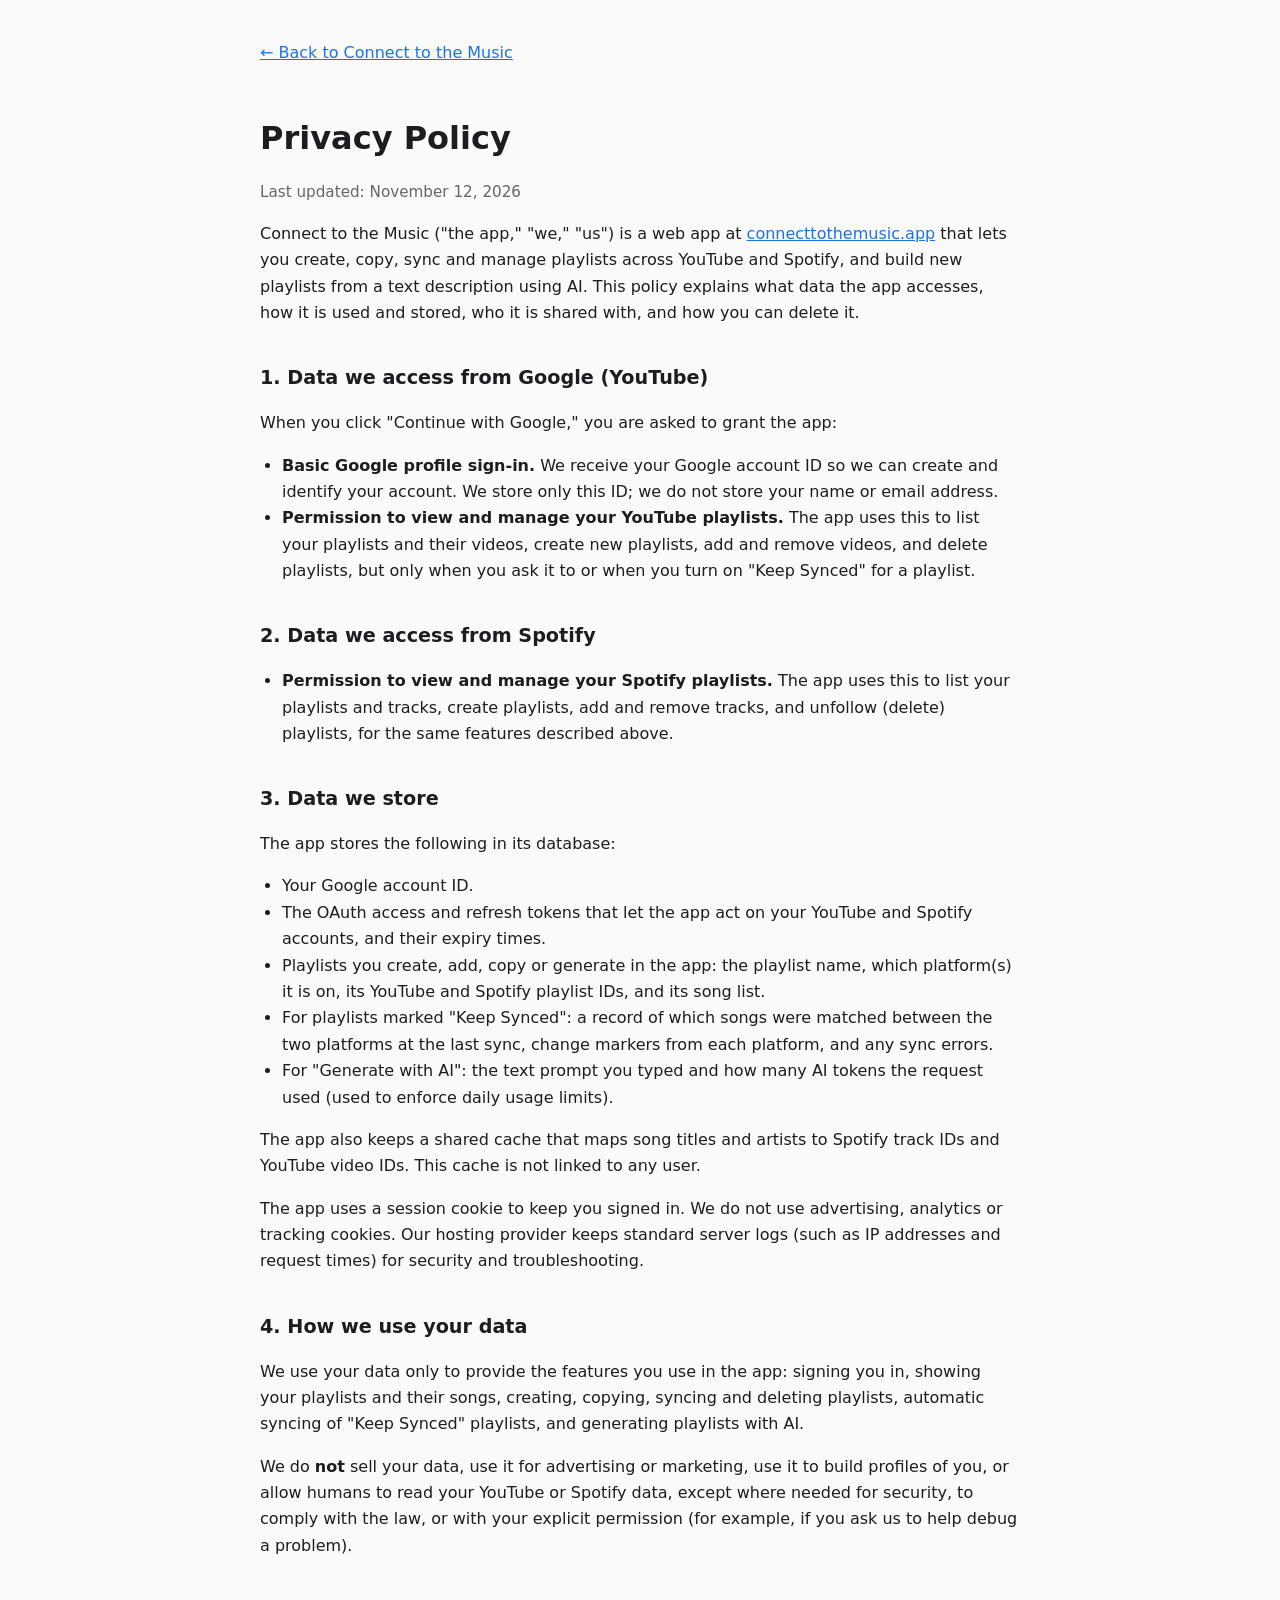
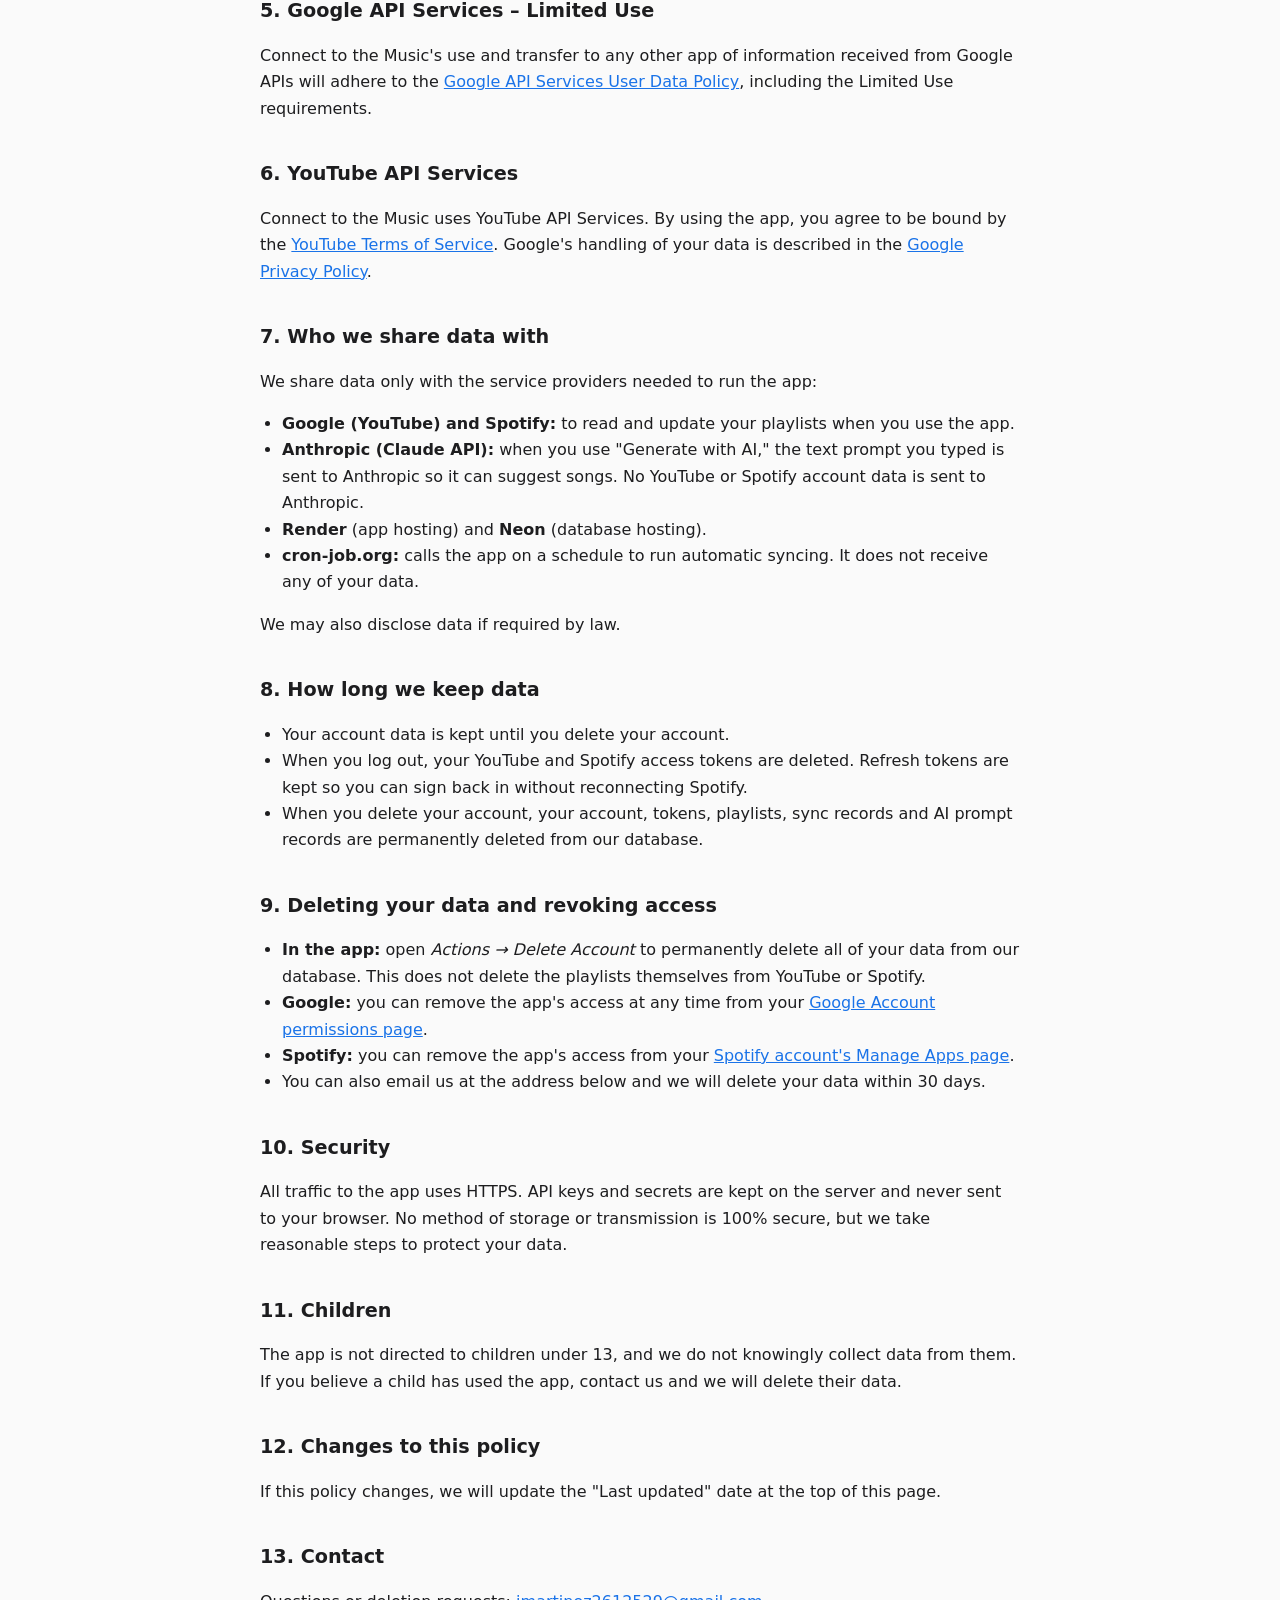
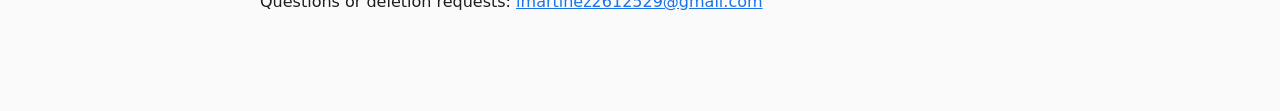
<file: privacy.html>
<!DOCTYPE html>
<html lang="en">
<head>
  <meta charset="UTF-8">
  <meta name="viewport" content="width=device-width, initial-scale=1.0">
  <title>Privacy Policy – Connect to the Music</title>
  <style>
    body { font-family: system-ui, -apple-system, "Segoe UI", Roboto, sans-serif; max-width: 760px; margin: 0 auto; padding: 40px 20px 80px; line-height: 1.65; color: #1d1d1f; background: #fafafa; }
    h1 { font-size: 2rem; margin-bottom: 4px; }
    h2 { font-size: 1.2rem; margin-top: 36px; }
    .muted { color: #666; font-size: .95rem; }
    a { color: #1a73e8; }
    ul { padding-left: 22px; }
    .back { display: inline-block; margin-bottom: 24px; }
  </style>
</head>
<body>
  <a class="back" href="/">&larr; Back to Connect to the Music</a>

  <h1>Privacy Policy</h1>
  <p class="muted">Last updated: November 12, 2026</p>

  <p>Connect to the Music ("the app," "we," "us") is a web app at <a href="https://connecttothemusic.app">connecttothemusic.app</a> that lets you create, copy, sync and manage playlists across YouTube and Spotify, and build new playlists from a text description using AI. This policy explains what data the app accesses, how it is used and stored, who it is shared with, and how you can delete it.</p>

  <h2>1. Data we access from Google (YouTube)</h2>
  <p>When you click "Continue with Google," you are asked to grant the app:</p>
  <ul>
    <li><strong>Basic Google profile sign-in.</strong> We receive your Google account ID so we can create and identify your account. We store only this ID; we do not store your name or email address.</li>
    <li><strong>Permission to view and manage your YouTube playlists.</strong> The app uses this to list your playlists and their videos, create new playlists, add and remove videos, and delete playlists, but only when you ask it to or when you turn on "Keep Synced" for a playlist.</li>
  </ul>

  <h2>2. Data we access from Spotify</h2>
  <ul>
    <li><strong>Permission to view and manage your Spotify playlists.</strong> The app uses this to list your playlists and tracks, create playlists, add and remove tracks, and unfollow (delete) playlists, for the same features described above.</li>
  </ul>

  <h2>3. Data we store</h2>
  <p>The app stores the following in its database:</p>
  <ul>
    <li>Your Google account ID.</li>
    <li>The OAuth access and refresh tokens that let the app act on your YouTube and Spotify accounts, and their expiry times.</li>
    <li>Playlists you create, add, copy or generate in the app: the playlist name, which platform(s) it is on, its YouTube and Spotify playlist IDs, and its song list.</li>
    <li>For playlists marked "Keep Synced": a record of which songs were matched between the two platforms at the last sync, change markers from each platform, and any sync errors.</li>
    <li>For "Generate with AI": the text prompt you typed and how many AI tokens the request used (used to enforce daily usage limits).</li>
  </ul>
  <p>The app also keeps a shared cache that maps song titles and artists to Spotify track IDs and YouTube video IDs. This cache is not linked to any user.</p>
  <p>The app uses a session cookie to keep you signed in. We do not use advertising, analytics or tracking cookies. Our hosting provider keeps standard server logs (such as IP addresses and request times) for security and troubleshooting.</p>

  <h2>4. How we use your data</h2>
  <p>We use your data only to provide the features you use in the app: signing you in, showing your playlists and their songs, creating, copying, syncing and deleting playlists, automatic syncing of "Keep Synced" playlists, and generating playlists with AI.</p>
  <p>We do <strong>not</strong> sell your data, use it for advertising or marketing, use it to build profiles of you, or allow humans to read your YouTube or Spotify data, except where needed for security, to comply with the law, or with your explicit permission (for example, if you ask us to help debug a problem).</p>

  <h2>5. Google API Services &ndash; Limited Use</h2>
  <p>Connect to the Music's use and transfer to any other app of information received from Google APIs will adhere to the <a href="https://developers.google.com/terms/api-services-user-data-policy" target="_blank" rel="noopener">Google API Services User Data Policy</a>, including the Limited Use requirements.</p>

  <h2>6. YouTube API Services</h2>
  <p>Connect to the Music uses YouTube API Services. By using the app, you agree to be bound by the <a href="https://www.youtube.com/t/terms" target="_blank" rel="noopener">YouTube Terms of Service</a>. Google's handling of your data is described in the <a href="https://policies.google.com/privacy" target="_blank" rel="noopener">Google Privacy Policy</a>.</p>

  <h2>7. Who we share data with</h2>
  <p>We share data only with the service providers needed to run the app:</p>
  <ul>
    <li><strong>Google (YouTube) and Spotify:</strong> to read and update your playlists when you use the app.</li>
    <li><strong>Anthropic (Claude API):</strong> when you use "Generate with AI," the text prompt you typed is sent to Anthropic so it can suggest songs. No YouTube or Spotify account data is sent to Anthropic.</li>
    <li><strong>Render</strong> (app hosting) and <strong>Neon</strong> (database hosting).</li>
    <li><strong>cron-job.org:</strong> calls the app on a schedule to run automatic syncing. It does not receive any of your data.</li>
  </ul>
  <p>We may also disclose data if required by law.</p>

  <h2>8. How long we keep data</h2>
  <ul>
    <li>Your account data is kept until you delete your account.</li>
    <li>When you log out, your YouTube and Spotify access tokens are deleted. Refresh tokens are kept so you can sign back in without reconnecting Spotify.</li>
    <li>When you delete your account, your account, tokens, playlists, sync records and AI prompt records are permanently deleted from our database.</li>
  </ul>

  <h2>9. Deleting your data and revoking access</h2>
  <ul>
    <li><strong>In the app:</strong> open <em>Actions &rarr; Delete Account</em> to permanently delete all of your data from our database. This does not delete the playlists themselves from YouTube or Spotify.</li>
    <li><strong>Google:</strong> you can remove the app's access at any time from your <a href="https://myaccount.google.com/permissions" target="_blank" rel="noopener">Google Account permissions page</a>.</li>
    <li><strong>Spotify:</strong> you can remove the app's access from your <a href="https://www.spotify.com/account/apps/" target="_blank" rel="noopener">Spotify account's Manage Apps page</a>.</li>
    <li>You can also email us at the address below and we will delete your data within 30 days.</li>
  </ul>

  <h2>10. Security</h2>
  <p>All traffic to the app uses HTTPS. API keys and secrets are kept on the server and never sent to your browser. No method of storage or transmission is 100% secure, but we take reasonable steps to protect your data.</p>

  <h2>11. Children</h2>
  <p>The app is not directed to children under 13, and we do not knowingly collect data from them. If you believe a child has used the app, contact us and we will delete their data.</p>

  <h2>12. Changes to this policy</h2>
  <p>If this policy changes, we will update the "Last updated" date at the top of this page.</p>

  <h2>13. Contact</h2>
  <p>Questions or deletion requests: <a href="mailto:imartinez2612529@gmail.com">imartinez2612529@gmail.com</a></p>
</body>
</html>
</file>
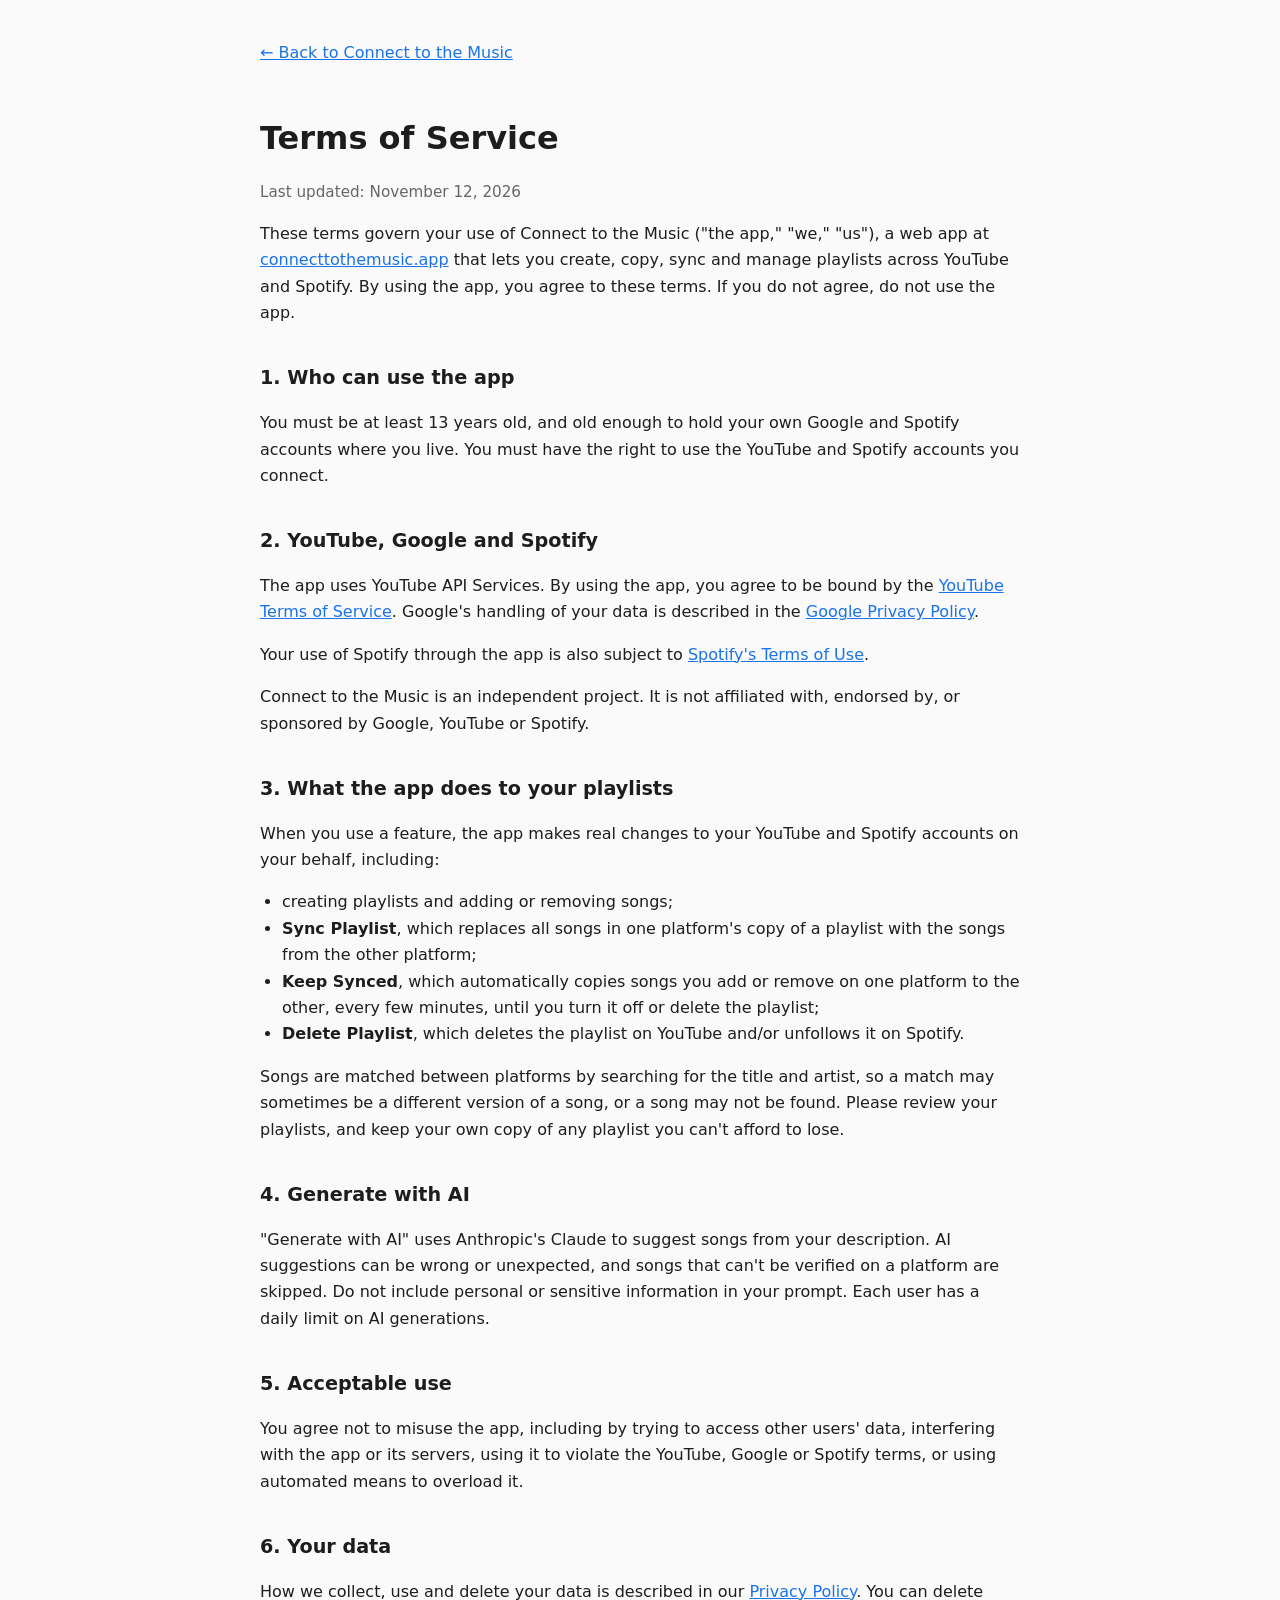
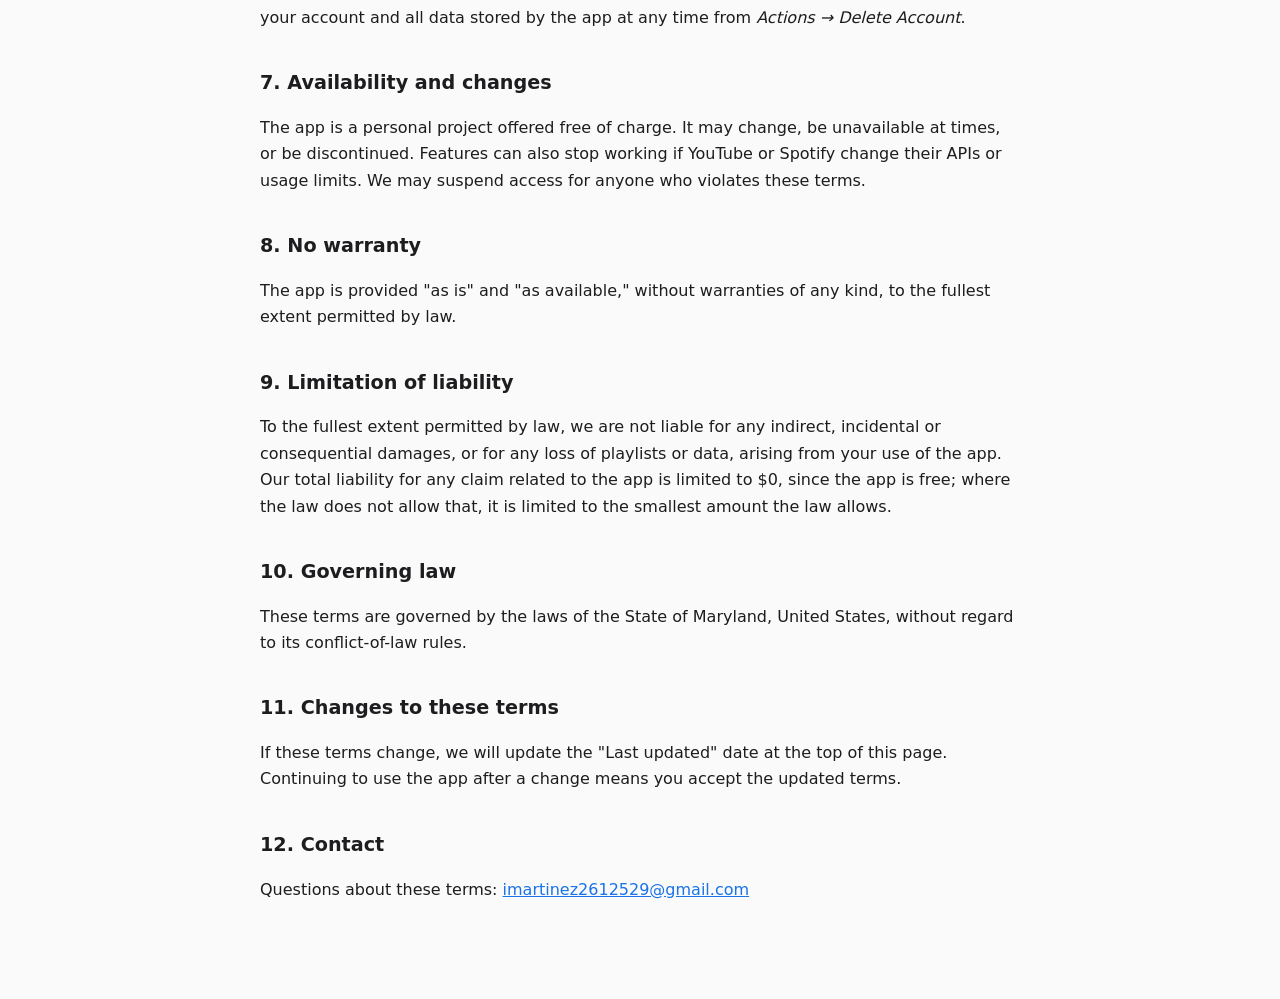
<file: terms.html>
<!DOCTYPE html>
<html lang="en">
<head>
  <meta charset="UTF-8">
  <meta name="viewport" content="width=device-width, initial-scale=1.0">
  <title>Terms of Service – Connect to the Music</title>
  <style>
    body { font-family: system-ui, -apple-system, "Segoe UI", Roboto, sans-serif; max-width: 760px; margin: 0 auto; padding: 40px 20px 80px; line-height: 1.65; color: #1d1d1f; background: #fafafa; }
    h1 { font-size: 2rem; margin-bottom: 4px; }
    h2 { font-size: 1.2rem; margin-top: 36px; }
    .muted { color: #666; font-size: .95rem; }
    a { color: #1a73e8; }
    ul { padding-left: 22px; }
    .back { display: inline-block; margin-bottom: 24px; }
  </style>
</head>
<body>
  <a class="back" href="/">&larr; Back to Connect to the Music</a>

  <h1>Terms of Service</h1>
  <p class="muted">Last updated: November 12, 2026</p>

  <p>These terms govern your use of Connect to the Music ("the app," "we," "us"), a web app at <a href="https://connecttothemusic.app">connecttothemusic.app</a> that lets you create, copy, sync and manage playlists across YouTube and Spotify. By using the app, you agree to these terms. If you do not agree, do not use the app.</p>

  <h2>1. Who can use the app</h2>
  <p>You must be at least 13 years old, and old enough to hold your own Google and Spotify accounts where you live. You must have the right to use the YouTube and Spotify accounts you connect.</p>

  <h2>2. YouTube, Google and Spotify</h2>
  <p>The app uses YouTube API Services. By using the app, you agree to be bound by the <a href="https://www.youtube.com/t/terms" target="_blank" rel="noopener">YouTube Terms of Service</a>. Google's handling of your data is described in the <a href="https://policies.google.com/privacy" target="_blank" rel="noopener">Google Privacy Policy</a>.</p>
  <p>Your use of Spotify through the app is also subject to <a href="https://www.spotify.com/legal/end-user-agreement/" target="_blank" rel="noopener">Spotify's Terms of Use</a>.</p>
  <p>Connect to the Music is an independent project. It is not affiliated with, endorsed by, or sponsored by Google, YouTube or Spotify.</p>

  <h2>3. What the app does to your playlists</h2>
  <p>When you use a feature, the app makes real changes to your YouTube and Spotify accounts on your behalf, including:</p>
  <ul>
    <li>creating playlists and adding or removing songs;</li>
    <li><strong>Sync Playlist</strong>, which replaces all songs in one platform's copy of a playlist with the songs from the other platform;</li>
    <li><strong>Keep Synced</strong>, which automatically copies songs you add or remove on one platform to the other, every few minutes, until you turn it off or delete the playlist;</li>
    <li><strong>Delete Playlist</strong>, which deletes the playlist on YouTube and/or unfollows it on Spotify.</li>
  </ul>
  <p>Songs are matched between platforms by searching for the title and artist, so a match may sometimes be a different version of a song, or a song may not be found. Please review your playlists, and keep your own copy of any playlist you can't afford to lose.</p>

  <h2>4. Generate with AI</h2>
  <p>"Generate with AI" uses Anthropic's Claude to suggest songs from your description. AI suggestions can be wrong or unexpected, and songs that can't be verified on a platform are skipped. Do not include personal or sensitive information in your prompt. Each user has a daily limit on AI generations.</p>

  <h2>5. Acceptable use</h2>
  <p>You agree not to misuse the app, including by trying to access other users' data, interfering with the app or its servers, using it to violate the YouTube, Google or Spotify terms, or using automated means to overload it.</p>

  <h2>6. Your data</h2>
  <p>How we collect, use and delete your data is described in our <a href="/privacy">Privacy Policy</a>. You can delete your account and all data stored by the app at any time from <em>Actions &rarr; Delete Account</em>.</p>

  <h2>7. Availability and changes</h2>
  <p>The app is a personal project offered free of charge. It may change, be unavailable at times, or be discontinued. Features can also stop working if YouTube or Spotify change their APIs or usage limits. We may suspend access for anyone who violates these terms.</p>

  <h2>8. No warranty</h2>
  <p>The app is provided "as is" and "as available," without warranties of any kind, to the fullest extent permitted by law.</p>

  <h2>9. Limitation of liability</h2>
  <p>To the fullest extent permitted by law, we are not liable for any indirect, incidental or consequential damages, or for any loss of playlists or data, arising from your use of the app. Our total liability for any claim related to the app is limited to $0, since the app is free; where the law does not allow that, it is limited to the smallest amount the law allows.</p>

  <h2>10. Governing law</h2>
  <p>These terms are governed by the laws of the State of Maryland, United States, without regard to its conflict-of-law rules.</p>

  <h2>11. Changes to these terms</h2>
  <p>If these terms change, we will update the "Last updated" date at the top of this page. Continuing to use the app after a change means you accept the updated terms.</p>

  <h2>12. Contact</h2>
  <p>Questions about these terms: <a href="mailto:imartinez2612529@gmail.com">imartinez2612529@gmail.com</a></p>
</body>
</html>
</file>
